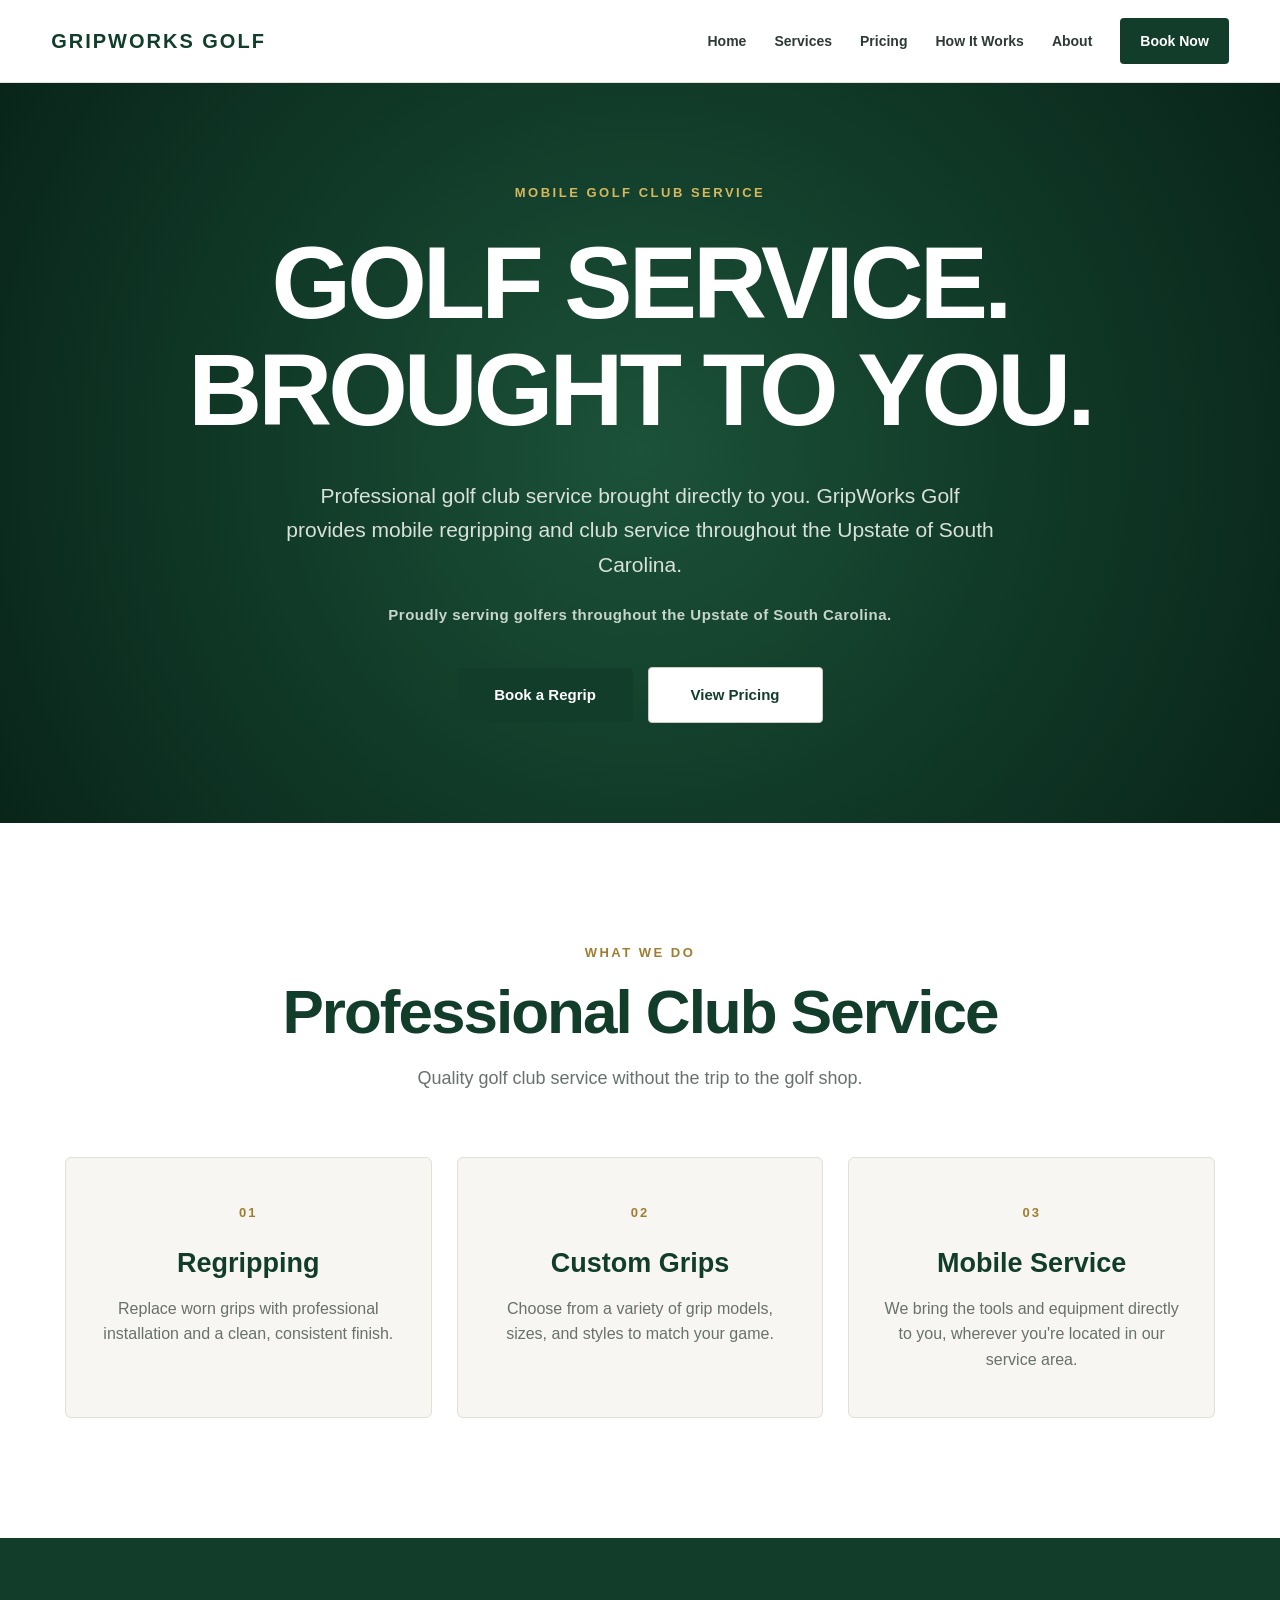
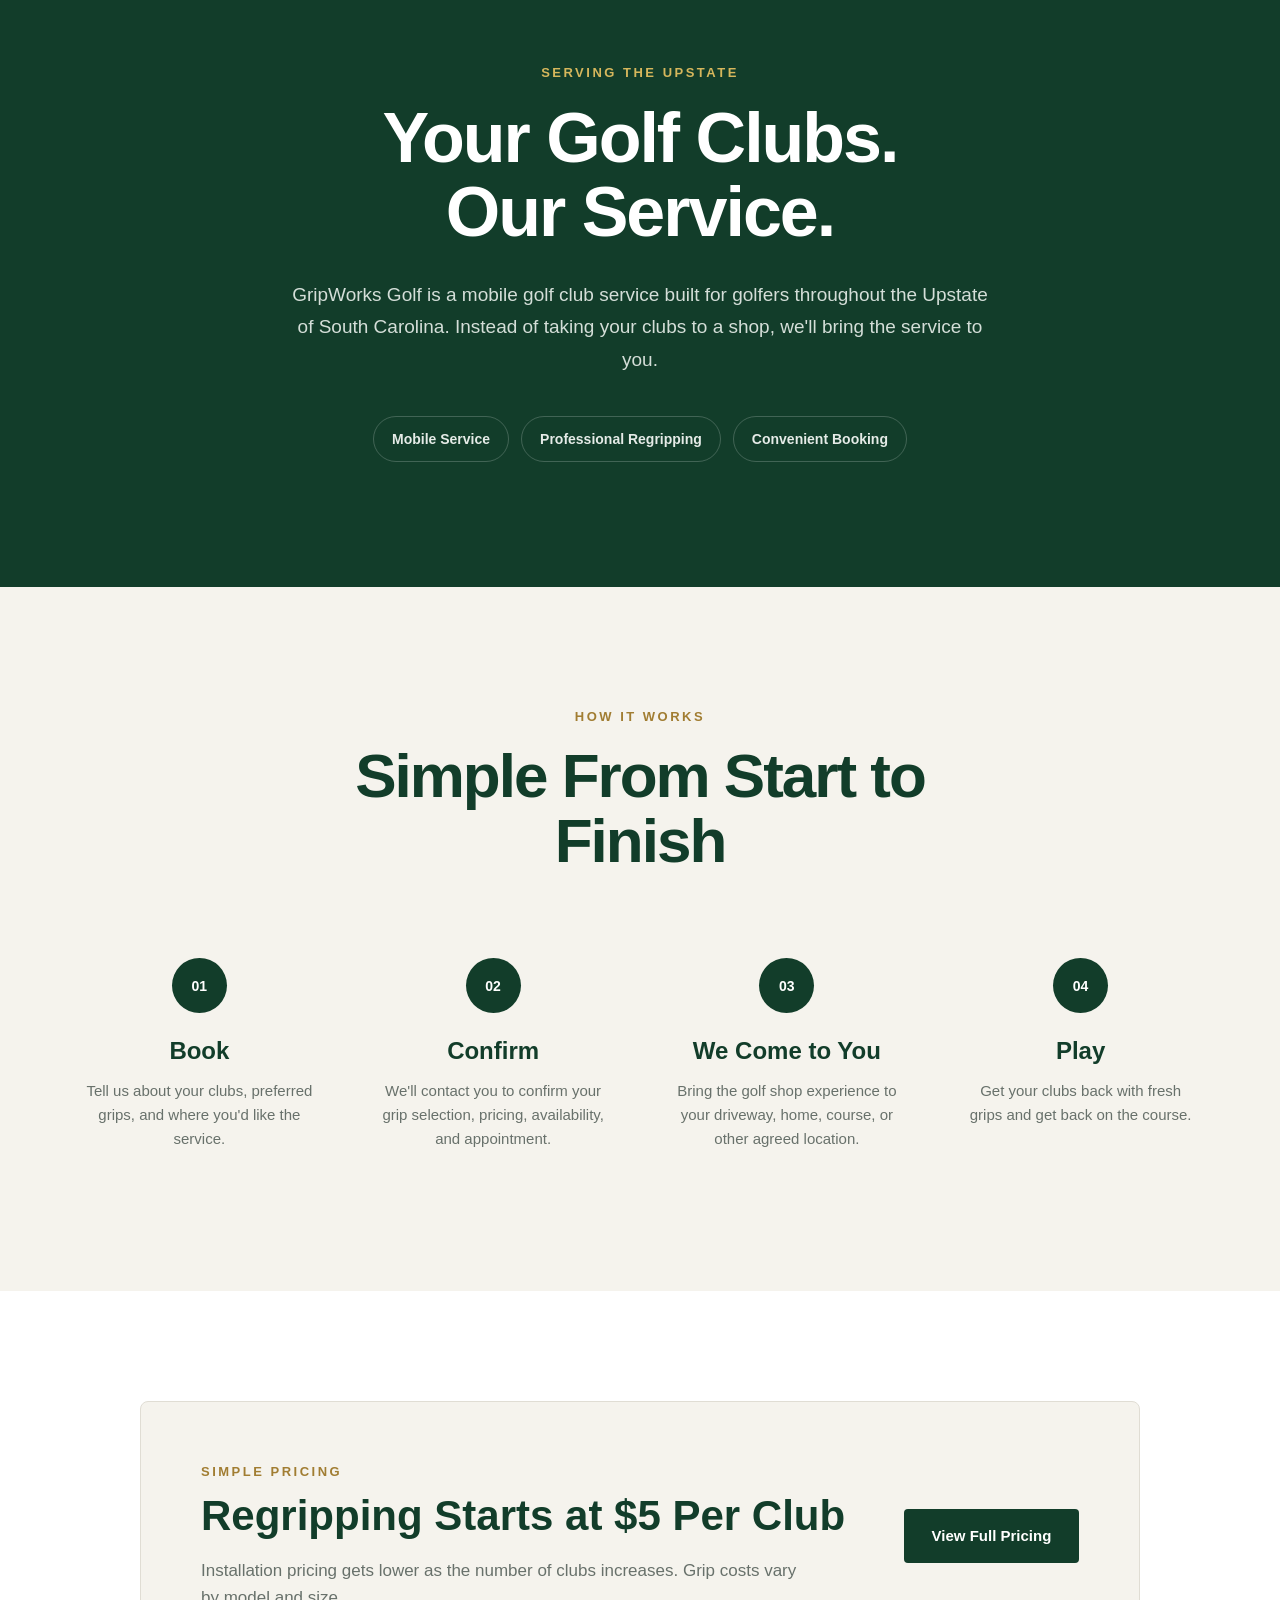
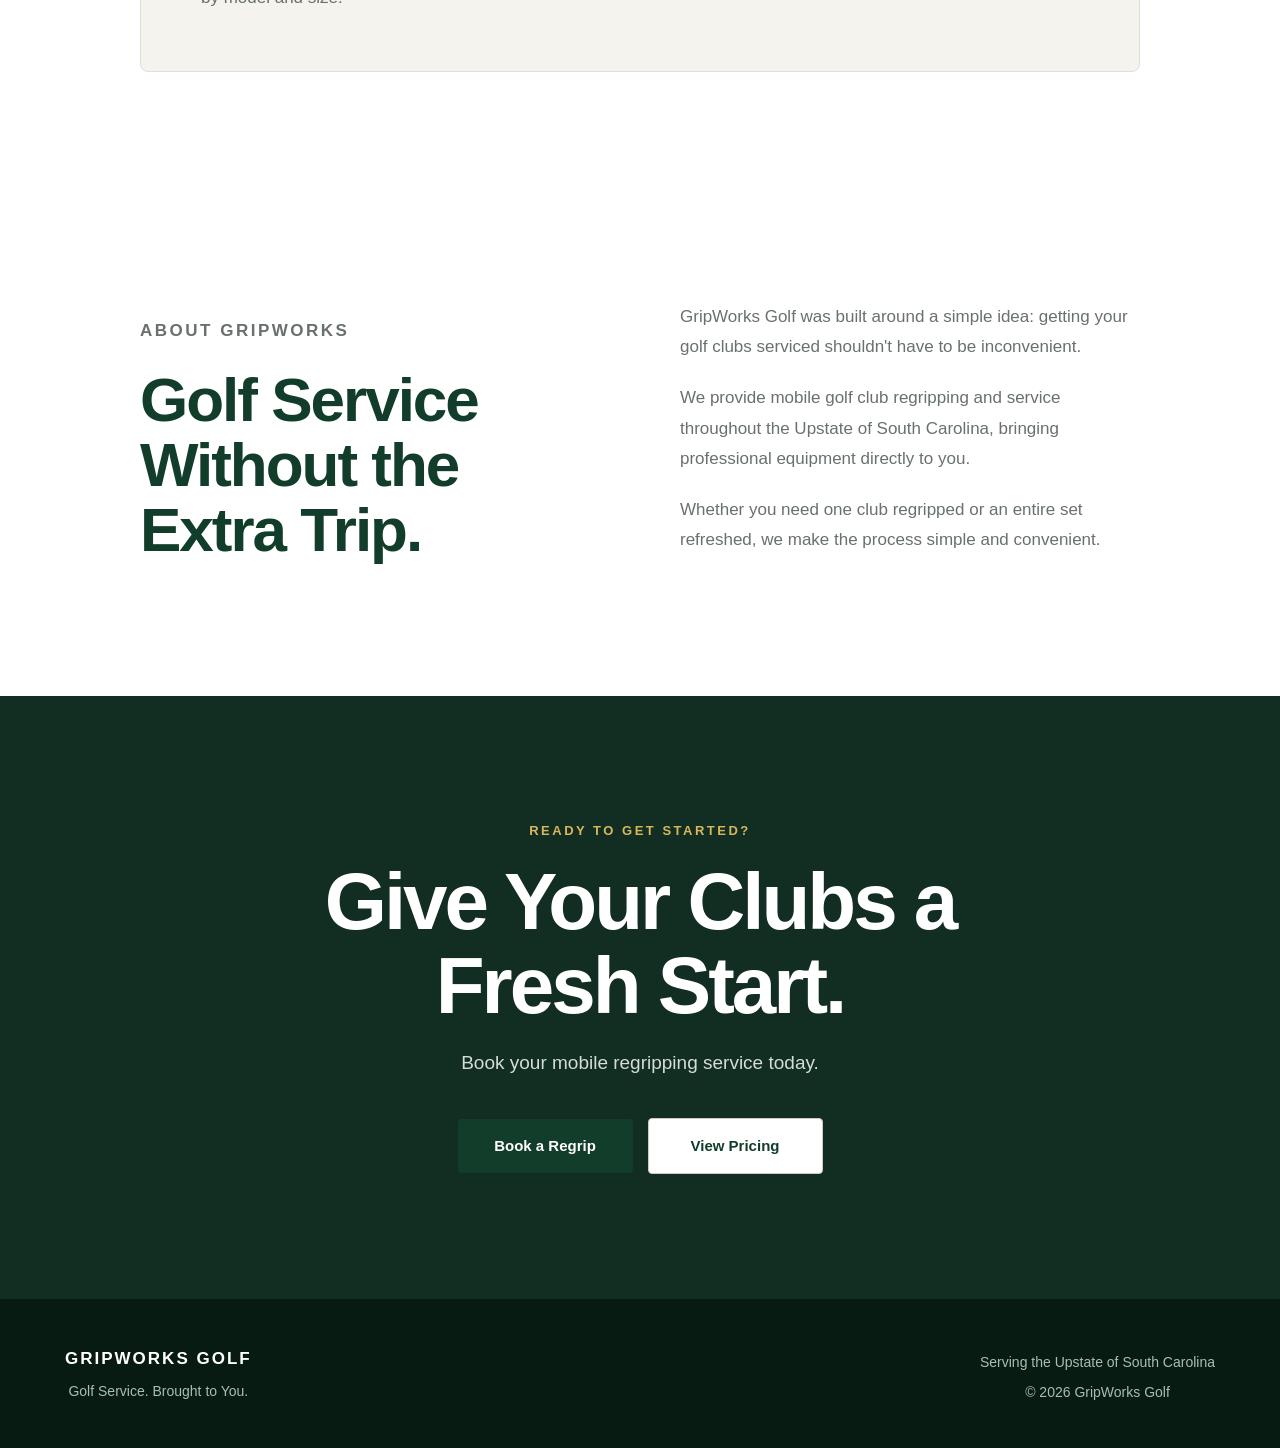
<file: index.html>
<!DOCTYPE html>
<html lang="en">

<head>

    <!-- Google tag (gtag.js) -->
<script async src="https://www.googletagmanager.com/gtag/js?id=G-JVCJ8J1XW5"></script>
<script>
  window.dataLayer = window.dataLayer || [];
  function gtag(){dataLayer.push(arguments);}
  gtag('js', new Date());

  gtag('config', 'G-JVCJ8J1XW5');
</script>

    <meta charset="UTF-8">
    <meta
        name="viewport"
        content="width=device-width, initial-scale=1.0"
    >

    <title>GripWorks Golf | Mobile Golf Club Service</title>

    <link rel="stylesheet" href="style.css">

</head>


<body>


<!-- =========================================
     HEADER
========================================= -->

<header class="site-header">

    <div class="header-container">

        <a href="index.html" class="logo">
            GRIPWORKS GOLF
        </a>


        <nav class="nav">

            <a href="index.html">
                Home
            </a>

            <a href="#services">
                Services
            </a>

            <a href="pricing.html">
                Pricing
            </a>

            <a href="#how-it-works">
                How It Works
            </a>

            <a href="#about">
                About
            </a>

            <a
                href="booking.html"
                class="nav-button"
            >
                Book Now
            </a>

        </nav>

    </div>

</header>



<main>


<!-- =========================================
     HERO
========================================= -->

<section class="hero">

    <div class="hero-container">

        <p class="eyebrow">
            MOBILE GOLF CLUB SERVICE
        </p>


        <h1>
            GOLF SERVICE.
            <br>
            BROUGHT TO YOU.
        </h1>


        <p class="hero-description">

            Professional golf club service brought
            directly to you.

            GripWorks Golf provides mobile regripping
            and club service throughout the Upstate
            of South Carolina.

        </p>


        <p class="service-area">

            Proudly serving golfers throughout
            the Upstate of South Carolina.

        </p>


        <div class="hero-buttons">

            <a
                href="booking.html"
                class="button button-primary"
            >
                Book a Regrip
            </a>


            <a
                href="pricing.html"
                class="button button-secondary"
            >
                View Pricing
            </a>

        </div>

    </div>

</section>



<!-- =========================================
     SERVICES
========================================= -->

<section
    class="services-section"
    id="services"
>

    <div class="section-container">

        <div class="section-heading">

            <p class="eyebrow">
                WHAT WE DO
            </p>

            <h2>
                Professional Club Service
            </h2>

            <p>
                Quality golf club service without
                the trip to the golf shop.
            </p>

        </div>


        <div class="services-grid">


            <!-- SERVICE 1 -->

            <div class="service-card">

                <span class="service-number">
                    01
                </span>

                <h3>
                    Regripping
                </h3>

                <p>
                    Replace worn grips with professional
                    installation and a clean, consistent finish.
                </p>

            </div>


            <!-- SERVICE 2 -->

            <div class="service-card">

                <span class="service-number">
                    02
                </span>

                <h3>
                    Custom Grips
                </h3>

                <p>
                    Choose from a variety of grip models,
                    sizes, and styles to match your game.
                </p>

            </div>


            <!-- SERVICE 3 -->

            <div class="service-card">

                <span class="service-number">
                    03
                </span>

                <h3>
                    Mobile Service
                </h3>

                <p>
                    We bring the tools and equipment directly
                    to you, wherever you're located in our
                    service area.
                </p>

            </div>


        </div>

    </div>

</section>



<!-- =========================================
     UPSTATE SERVICE AREA
========================================= -->

<section class="service-area-section">

    <div class="section-container">

        <div class="service-area-content">

            <p class="eyebrow">
                SERVING THE UPSTATE
            </p>

            <h2>
                Your Golf Clubs.
                <br>
                Our Service.
            </h2>

            <p>
                GripWorks Golf is a mobile golf club service
                built for golfers throughout the Upstate of
                South Carolina.

                Instead of taking your clubs to a shop,
                we'll bring the service to you.
            </p>


            <div class="service-area-list">

                <span>
                    Mobile Service
                </span>

                <span>
                    Professional Regripping
                </span>

                <span>
                    Convenient Booking
                </span>

            </div>

        </div>

    </div>

</section>



<!-- =========================================
     HOW IT WORKS
========================================= -->

<section
    class="how-it-works-section"
    id="how-it-works"
>

    <div class="section-container">

        <div class="section-heading">

            <p class="eyebrow">
                HOW IT WORKS
            </p>

            <h2>
                Simple From Start to Finish
            </h2>

        </div>


        <div class="steps-grid">


            <!-- STEP 1 -->

            <div class="step">

                <span class="step-number">
                    01
                </span>

                <h3>
                    Book
                </h3>

                <p>
                    Tell us about your clubs, preferred
                    grips, and where you'd like the service.
                </p>

            </div>


            <!-- STEP 2 -->

            <div class="step">

                <span class="step-number">
                    02
                </span>

                <h3>
                    Confirm
                </h3>

                <p>
                    We'll contact you to confirm your grip
                    selection, pricing, availability, and
                    appointment.
                </p>

            </div>


            <!-- STEP 3 -->

            <div class="step">

                <span class="step-number">
                    03
                </span>

                <h3>
                    We Come to You
                </h3>

                <p>
                    Bring the golf shop experience to your
                    driveway, home, course, or other agreed
                    location.
                </p>

            </div>


            <!-- STEP 4 -->

            <div class="step">

                <span class="step-number">
                    04
                </span>

                <h3>
                    Play
                </h3>

                <p>
                    Get your clubs back with fresh grips
                    and get back on the course.
                </p>

            </div>


        </div>

    </div>

</section>



<!-- =========================================
     PRICING PREVIEW
========================================= -->

<section class="pricing-preview-section">

    <div class="section-container">

        <div class="pricing-preview">

            <div>

                <p class="eyebrow">
                    SIMPLE PRICING
                </p>

                <h2>
                    Regripping Starts at $5 Per Club
                </h2>

                <p>
                    Installation pricing gets lower as
                    the number of clubs increases.
                    Grip costs vary by model and size.
                </p>

            </div>


            <a
                href="pricing.html"
                class="button button-primary"
            >
                View Full Pricing
            </a>

        </div>

    </div>

</section>



<!-- =========================================
     ABOUT
========================================= -->

<section
    class="about-section"
    id="about"
>

    <div class="section-container">

        <div class="about-content">

            <div>

                <p class="eyebrow">
                    ABOUT GRIPWORKS
                </p>

                <h2>
                    Golf Service Without
                    the Extra Trip.
                </h2>

            </div>


            <div>

                <p>
                    GripWorks Golf was built around a simple
                    idea: getting your golf clubs serviced
                    shouldn't have to be inconvenient.
                </p>

                <p>
                    We provide mobile golf club regripping
                    and service throughout the Upstate of
                    South Carolina, bringing professional
                    equipment directly to you.
                </p>

                <p>
                    Whether you need one club regripped or
                    an entire set refreshed, we make the
                    process simple and convenient.
                </p>

            </div>

        </div>

    </div>

</section>



<!-- =========================================
     FINAL CTA
========================================= -->

<section class="cta-section">

    <div class="cta-container">

        <p class="eyebrow">
            READY TO GET STARTED?
        </p>

        <h2>
            Give Your Clubs
            a Fresh Start.
        </h2>

        <p>
            Book your mobile regripping service today.
        </p>


        <div class="hero-buttons">

            <a
                href="booking.html"
                class="button button-primary"
            >
                Book a Regrip
            </a>


            <a
                href="pricing.html"
                class="button button-secondary"
            >
                View Pricing
            </a>

        </div>

    </div>

</section>


</main>



<!-- =========================================
     FOOTER
========================================= -->

<footer class="site-footer">

    <div class="footer-container">


        <div>

            <strong>
                GRIPWORKS GOLF
            </strong>

            <p>
                Golf Service. Brought to You.
            </p>

        </div>


        <div>

            <p>
                Serving the Upstate of South Carolina
            </p>

            <p>
                © 2026 GripWorks Golf
            </p>

        </div>


    </div>

</footer>


</body>

</html>
</file>
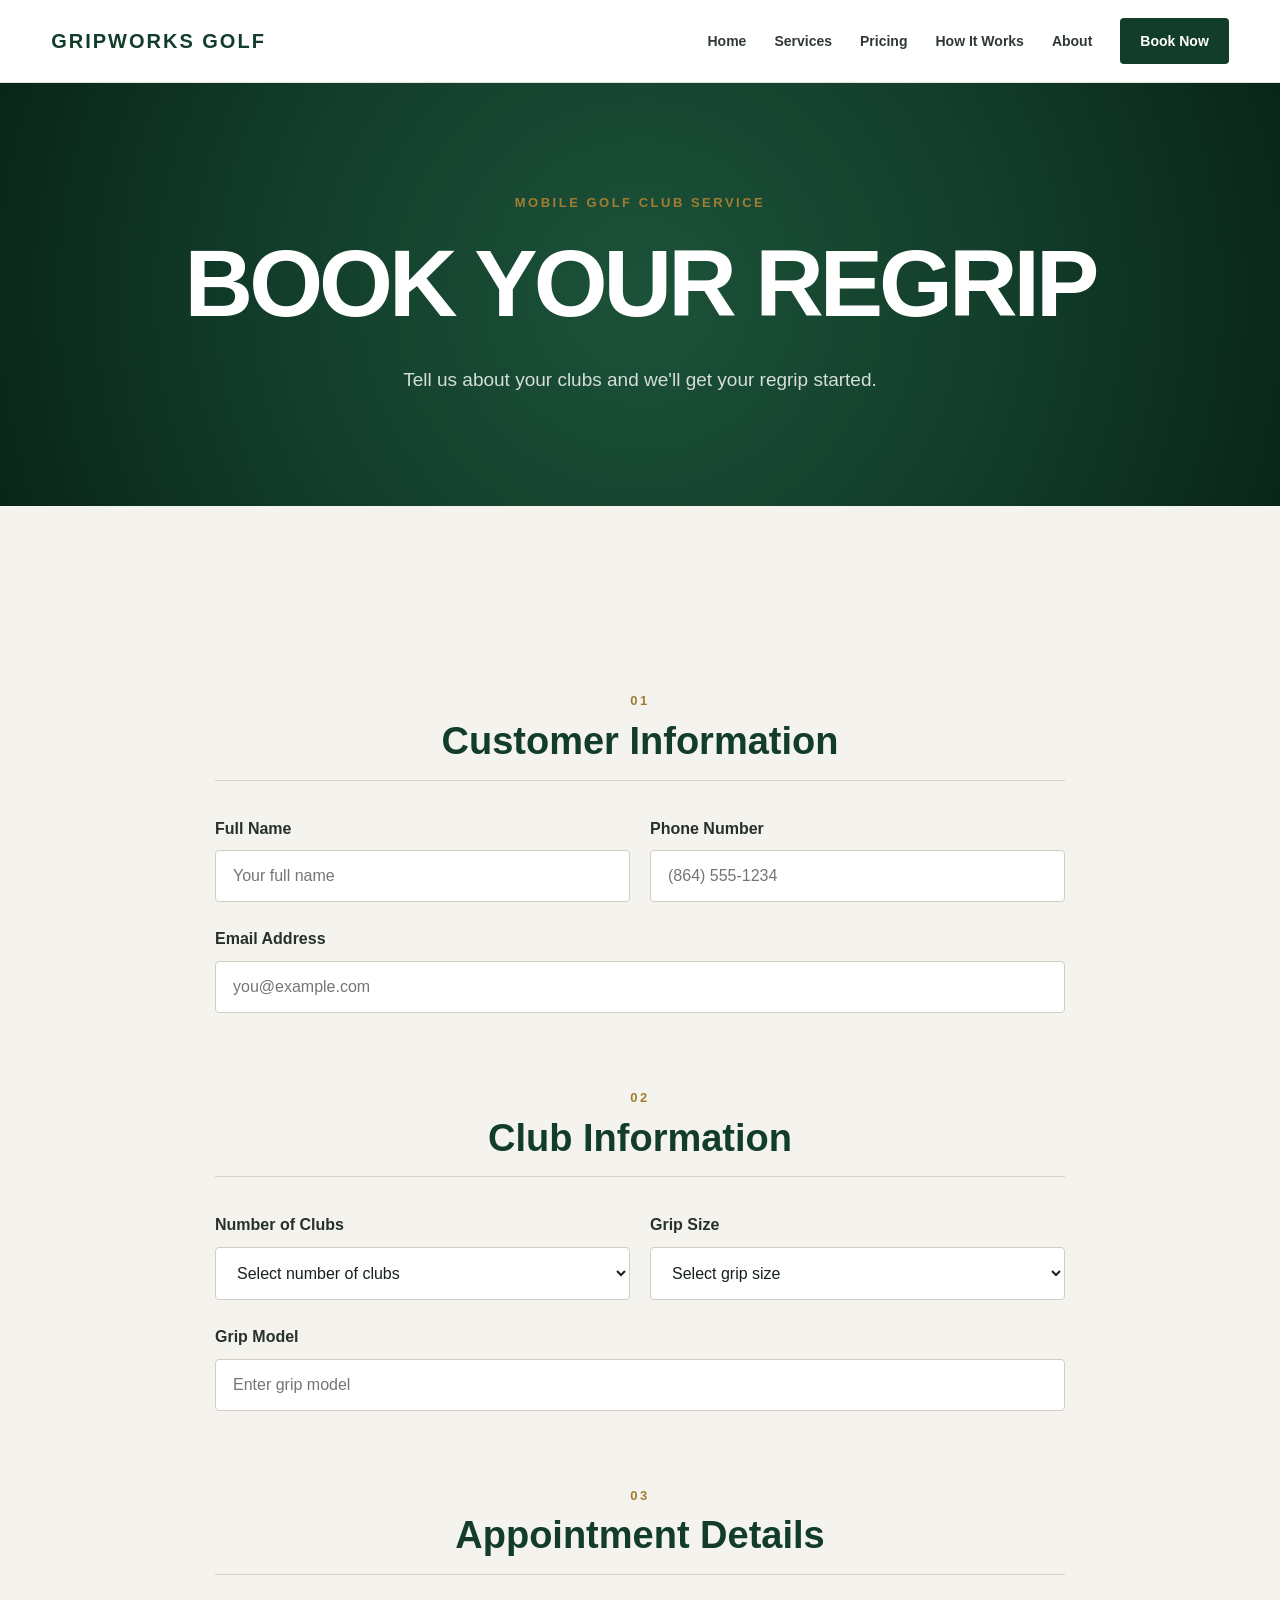
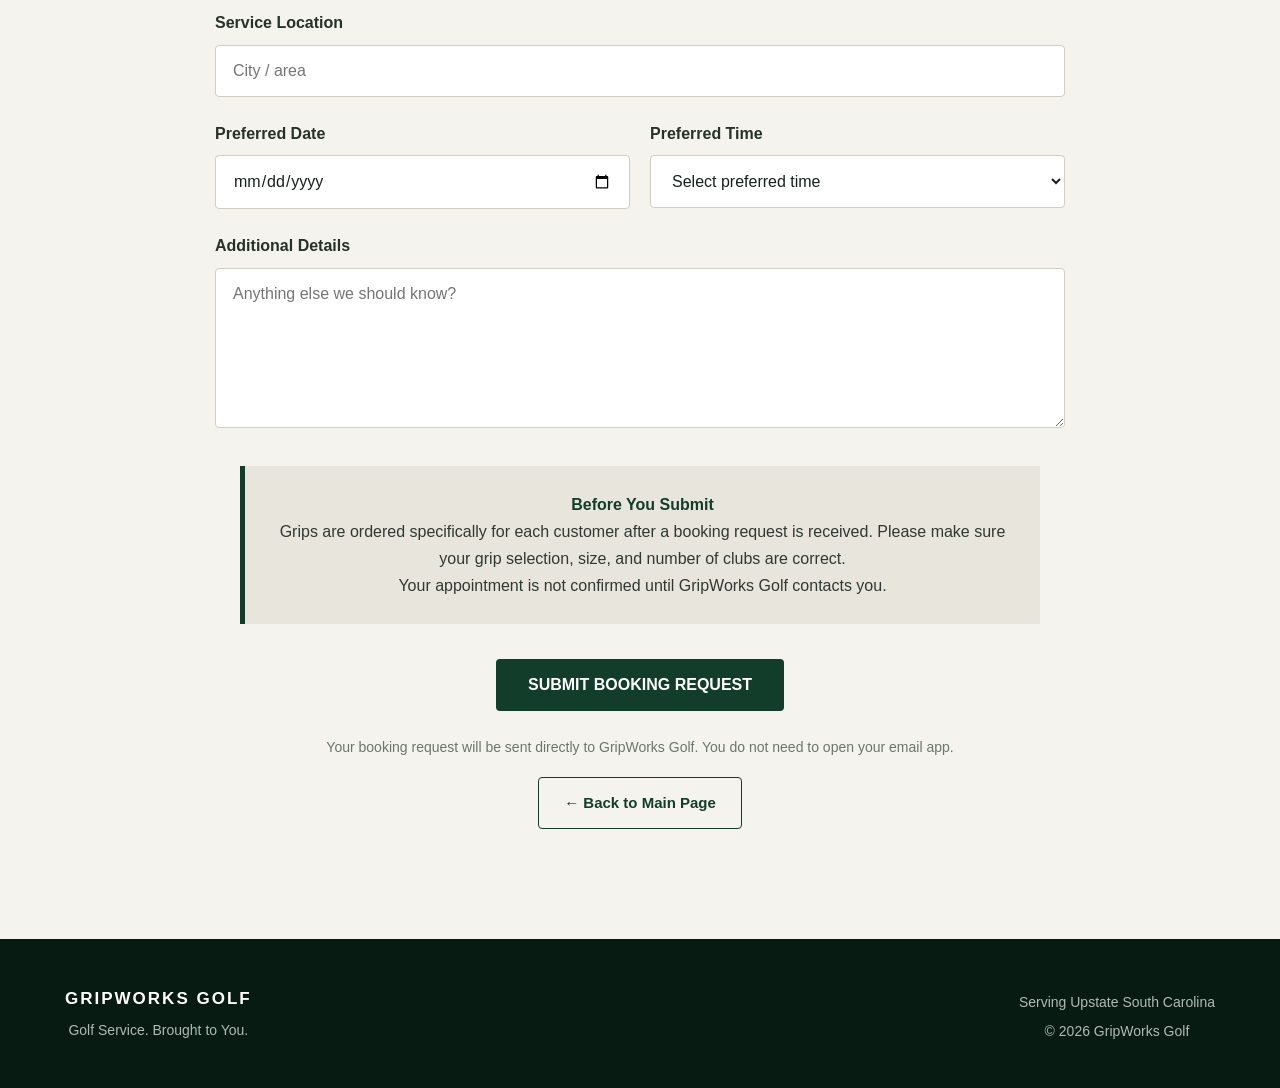
<file: booking.html>
<!DOCTYPE html>
<html lang="en">
<head>
    <meta charset="UTF-8">
    <meta name="viewport" content="width=device-width, initial-scale=1.0">

    <title>Book a Regrip | GripWorks Golf</title>

    <link rel="stylesheet" href="style.css">

    <!-- Google Analytics -->
    <script async src="https://www.googletagmanager.com/gtag/js?id=G-JVCJ8J1XW5"></script>
    <script>
        window.dataLayer = window.dataLayer || [];
        function gtag(){dataLayer.push(arguments);}
        gtag('js', new Date());

        gtag('config', 'G-JVCJ8J1XW5');
    </script>
</head>

<body>

<header class="site-header">
    <div class="header-container">

        <a href="index.html" class="logo">
            GRIPWORKS GOLF
        </a>

        <nav class="nav">
            <a href="index.html">Home</a>
            <a href="index.html#services">Services</a>
            <a href="pricing.html">Pricing</a>
            <a href="index.html#how-it-works">How It Works</a>
            <a href="index.html#about">About</a>
            <a href="booking.html" class="nav-button">Book Now</a>
        </nav>

    </div>
</header>


<main>

    <!-- BOOKING HERO -->
    <section class="booking-page-hero">

        <div class="booking-page-container">

            <p class="eyebrow">
                MOBILE GOLF CLUB SERVICE
            </p>

            <h1>
                BOOK YOUR REGRIP
            </h1>

            <p>
                Tell us about your clubs and we'll get your regrip started.
            </p>

        </div>

    </section>


    <!-- BOOKING FORM -->
    <section class="booking-page-section">

        <div class="booking-page-container">

            <form
                class="booking-form"
                id="bookingForm"
                method="POST"
            >

                <!-- Web3Forms -->
                <input
                    type="hidden"
                    name="access_key"
                    value="f2f1985f-ee79-4e83-8049-58566027cfee"
                >

                <input
                    type="hidden"
                    name="subject"
                    value="New GripWorks Golf Booking Request"
                >

                <!-- Spam protection -->
                <input
                    type="checkbox"
                    name="botcheck"
                    style="display:none;"
                    tabindex="-1"
                    autocomplete="off"
                >


                <!-- CUSTOMER INFORMATION -->

                <div class="booking-form-heading">

                    <p class="eyebrow">
                        01
                    </p>

                    <h2>
                        Customer Information
                    </h2>

                </div>


                <div class="form-row">

                    <div class="form-group">

                        <label for="name">
                            Full Name
                        </label>

                        <input
                            type="text"
                            id="name"
                            name="Full Name"
                            placeholder="Your full name"
                            required
                        >

                    </div>


                    <div class="form-group">

                        <label for="phone">
                            Phone Number
                        </label>

                        <input
                            type="tel"
                            id="phone"
                            name="Phone Number"
                            placeholder="(864) 555-1234"
                            required
                        >

                    </div>

                </div>


                <div class="form-group">

                    <label for="email">
                        Email Address
                    </label>

                    <input
                        type="email"
                        id="email"
                        name="Email Address"
                        placeholder="you@example.com"
                        required
                    >

                </div>


                <!-- CLUB INFORMATION -->

                <div class="booking-form-heading">

                    <p class="eyebrow">
                        02
                    </p>

                    <h2>
                        Club Information
                    </h2>

                </div>


                <div class="form-row">

                    <div class="form-group">

                        <label for="clubs">
                            Number of Clubs
                        </label>

                        <select
                            id="clubs"
                            name="Number of Clubs"
                            required
                        >

                            <option value="">
                                Select number of clubs
                            </option>

                            <option value="1">
                                1 Club
                            </option>

                            <option value="2-4">
                                2-4 Clubs
                            </option>

                            <option value="5-9">
                                5-9 Clubs
                            </option>

                            <option value="10-13">
                                10-13 Clubs
                            </option>

                            <option value="14">
                                Full Set - 14 Clubs
                            </option>

                        </select>

                    </div>


                    <div class="form-group">

                        <label for="grip-size">
                            Grip Size
                        </label>

                        <select
                            id="grip-size"
                            name="Grip Size"
                            required
                        >

                            <option value="">
                                Select grip size
                            </option>

                            <option value="Undersize">
                                Undersize
                            </option>

                            <option value="Standard">
                                Standard
                            </option>

                            <option value="Midsize">
                                Midsize
                            </option>

                            <option value="Jumbo">
                                Jumbo
                            </option>

                            <option value="Not Sure">
                                Not Sure
                            </option>

                        </select>

                    </div>

                </div>


                <div class="form-group">

                    <label for="grip">
                        Grip Model
                    </label>

                    <input
                        type="text"
                        id="grip"
                        name="Grip Model"
                        placeholder="Enter grip model"
                        required
                    >

                </div>


                <!-- APPOINTMENT DETAILS -->

                <div class="booking-form-heading">

                    <p class="eyebrow">
                        03
                    </p>

                    <h2>
                        Appointment Details
                    </h2>

                </div>


                <div class="form-group">

                    <label for="location">
                        Service Location
                    </label>

                    <input
                        type="text"
                        id="location"
                        name="Service Location"
                        placeholder="City / area"
                        required
                    >

                </div>


                <div class="form-row">

                    <div class="form-group">

                        <label for="date">
                            Preferred Date
                        </label>

                        <input
                            type="date"
                            id="date"
                            name="Preferred Date"
                            required
                        >

                    </div>


                    <div class="form-group">

                        <label for="time">
                            Preferred Time
                        </label>

                        <select
                            id="time"
                            name="Preferred Time"
                            required
                        >

                            <option value="">
                                Select preferred time
                            </option>

                            <option value="Morning">
                                Morning
                            </option>

                            <option value="Afternoon">
                                Afternoon
                            </option>

                            <option value="Evening">
                                Evening
                            </option>

                        </select>

                    </div>

                </div>


                <div class="form-group">

                    <label for="details">
                        Additional Details
                    </label>

                    <textarea
                        id="details"
                        name="Additional Details"
                        rows="5"
                        placeholder="Anything else we should know?"
                    ></textarea>

                </div>


                <!-- NOTICE -->

                <div class="booking-order-notice">

                    <strong>
                        Before You Submit
                    </strong>

                    <p>
                        Grips are ordered specifically for each customer
                        after a booking request is received. Please make
                        sure your grip selection, size, and number of clubs
                        are correct.
                    </p>

                    <p>
                        Your appointment is not confirmed until GripWorks
                        Golf contacts you.
                    </p>

                </div>


                <!-- SUBMIT -->

                <button
                    type="submit"
                    class="booking-submit"
                    id="submitButton"
                >
                    SUBMIT BOOKING REQUEST
                </button>


                <div
                    id="formResult"
                    style="display:none; margin-top:20px;"
                ></div>


                <p class="booking-note">
                    Your booking request will be sent directly to
                    GripWorks Golf. You do not need to open your email app.
                </p>


                <a
                    href="index.html"
                    class="back-home-button"
                >
                    ← Back to Main Page
                </a>

            </form>

        </div>

    </section>

</main>


<!-- FOOTER -->

<footer class="site-footer">

    <div class="footer-container">

        <div>

            <strong>
                GRIPWORKS GOLF
            </strong>

            <p>
                Golf Service. Brought to You.
            </p>

        </div>


        <div>

            <p>
                Serving Upstate South Carolina
            </p>

            <p>
                © 2026 GripWorks Golf
            </p>

        </div>

    </div>

</footer>


<!-- FORM SUBMISSION -->

<script>

const form = document.getElementById("bookingForm");
const result = document.getElementById("formResult");
const submitButton = document.getElementById("submitButton");

form.addEventListener("submit", async function(event) {

    event.preventDefault();

    submitButton.disabled = true;
    submitButton.textContent = "SENDING...";

    result.style.display = "block";
    result.textContent = "Submitting your booking request...";

    const formData = new FormData(form);

    try {

        const response = await fetch(
            "https://api.web3forms.com/submit",
            {
                method: "POST",
                headers: {
                    "Accept": "application/json"
                },
                body: formData
            }
        );

        const data = await response.json();

        if (response.ok && data.success) {

            form.reset();

            result.textContent =
                "Booking request sent successfully. GripWorks Golf will contact you to confirm your appointment.";

            submitButton.textContent = "REQUEST SENT";

            if (typeof gtag === "function") {
                gtag(
                    "event",
                    "booking_request_submitted"
                );
            }

        } else {

            result.textContent =
                "Something went wrong while sending your request. Please try again.";

            submitButton.disabled = false;
            submitButton.textContent =
                "SUBMIT BOOKING REQUEST";

        }

    } catch (error) {

        console.error(error);

        result.textContent =
            "Unable to send your request right now. Please check your connection and try again.";

        submitButton.disabled = false;
        submitButton.textContent =
            "SUBMIT BOOKING REQUEST";

    }

});

</script>

</body>
</html>
</file>
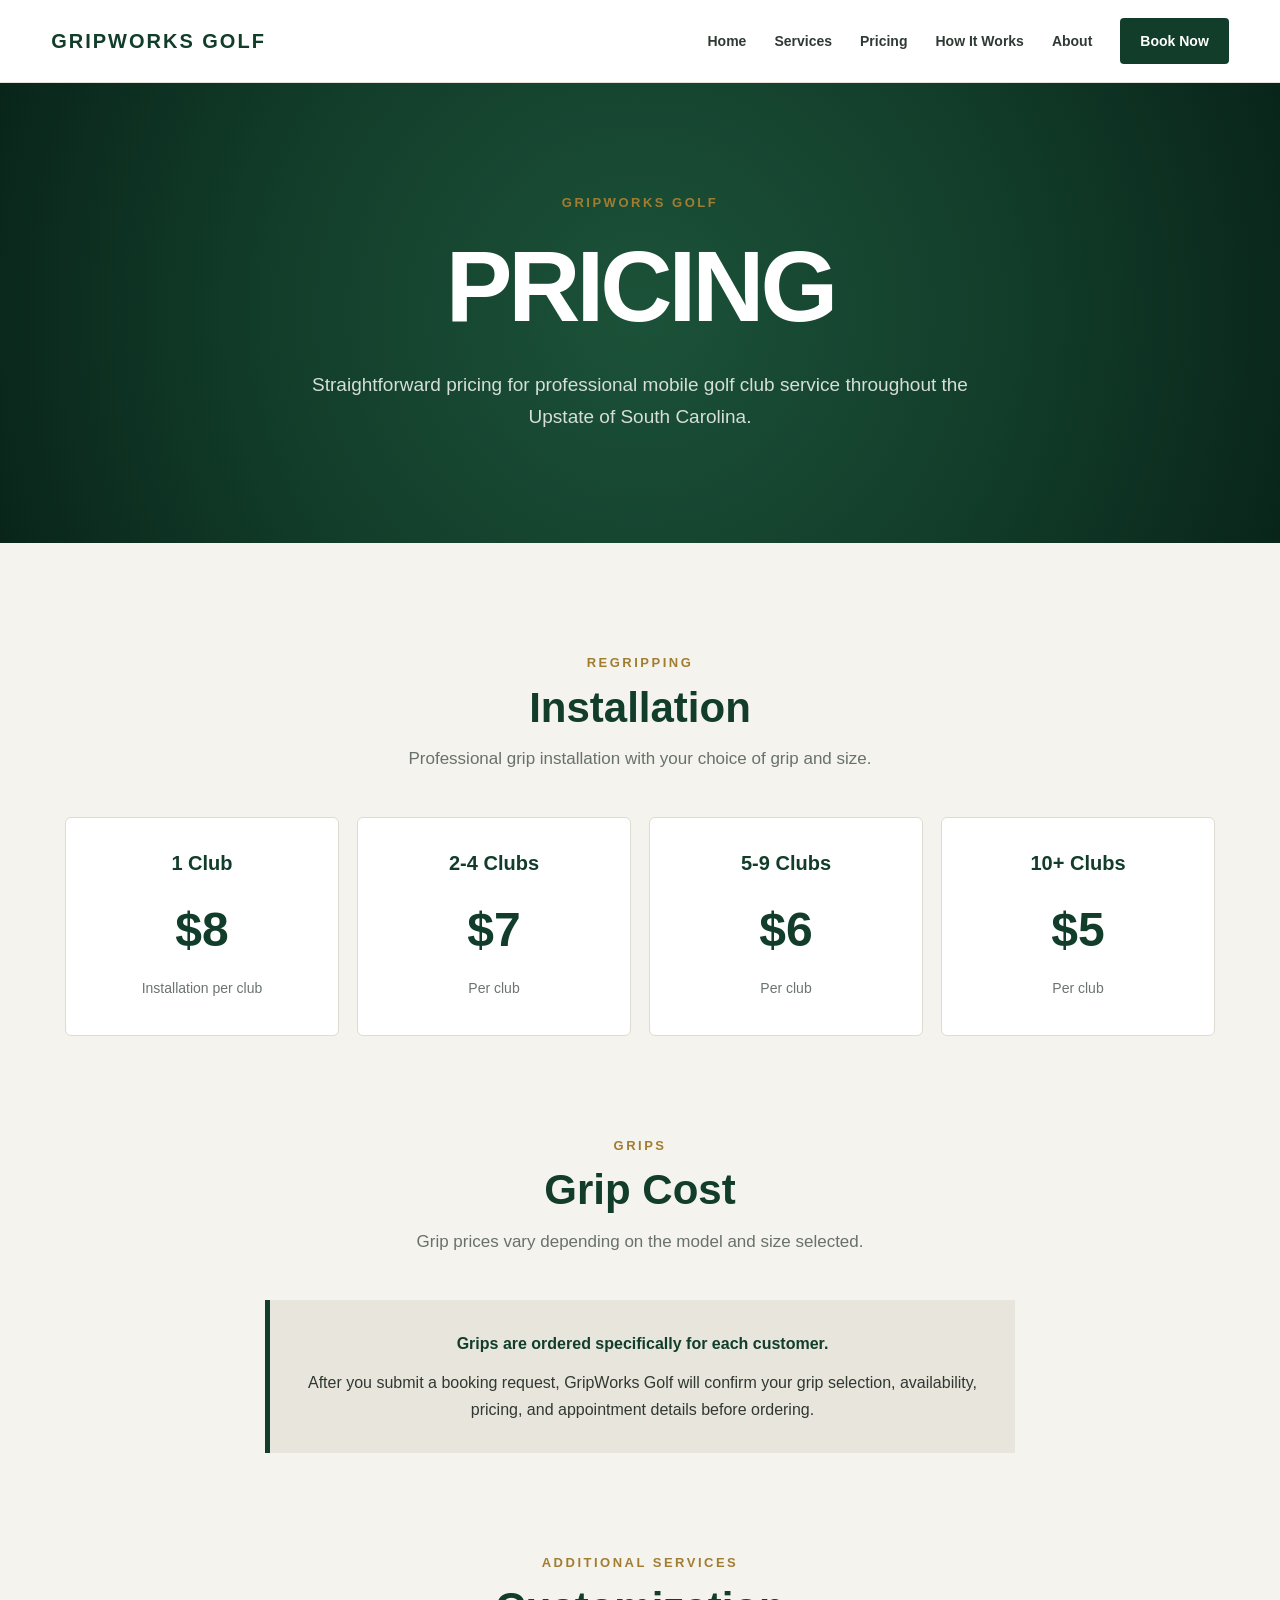
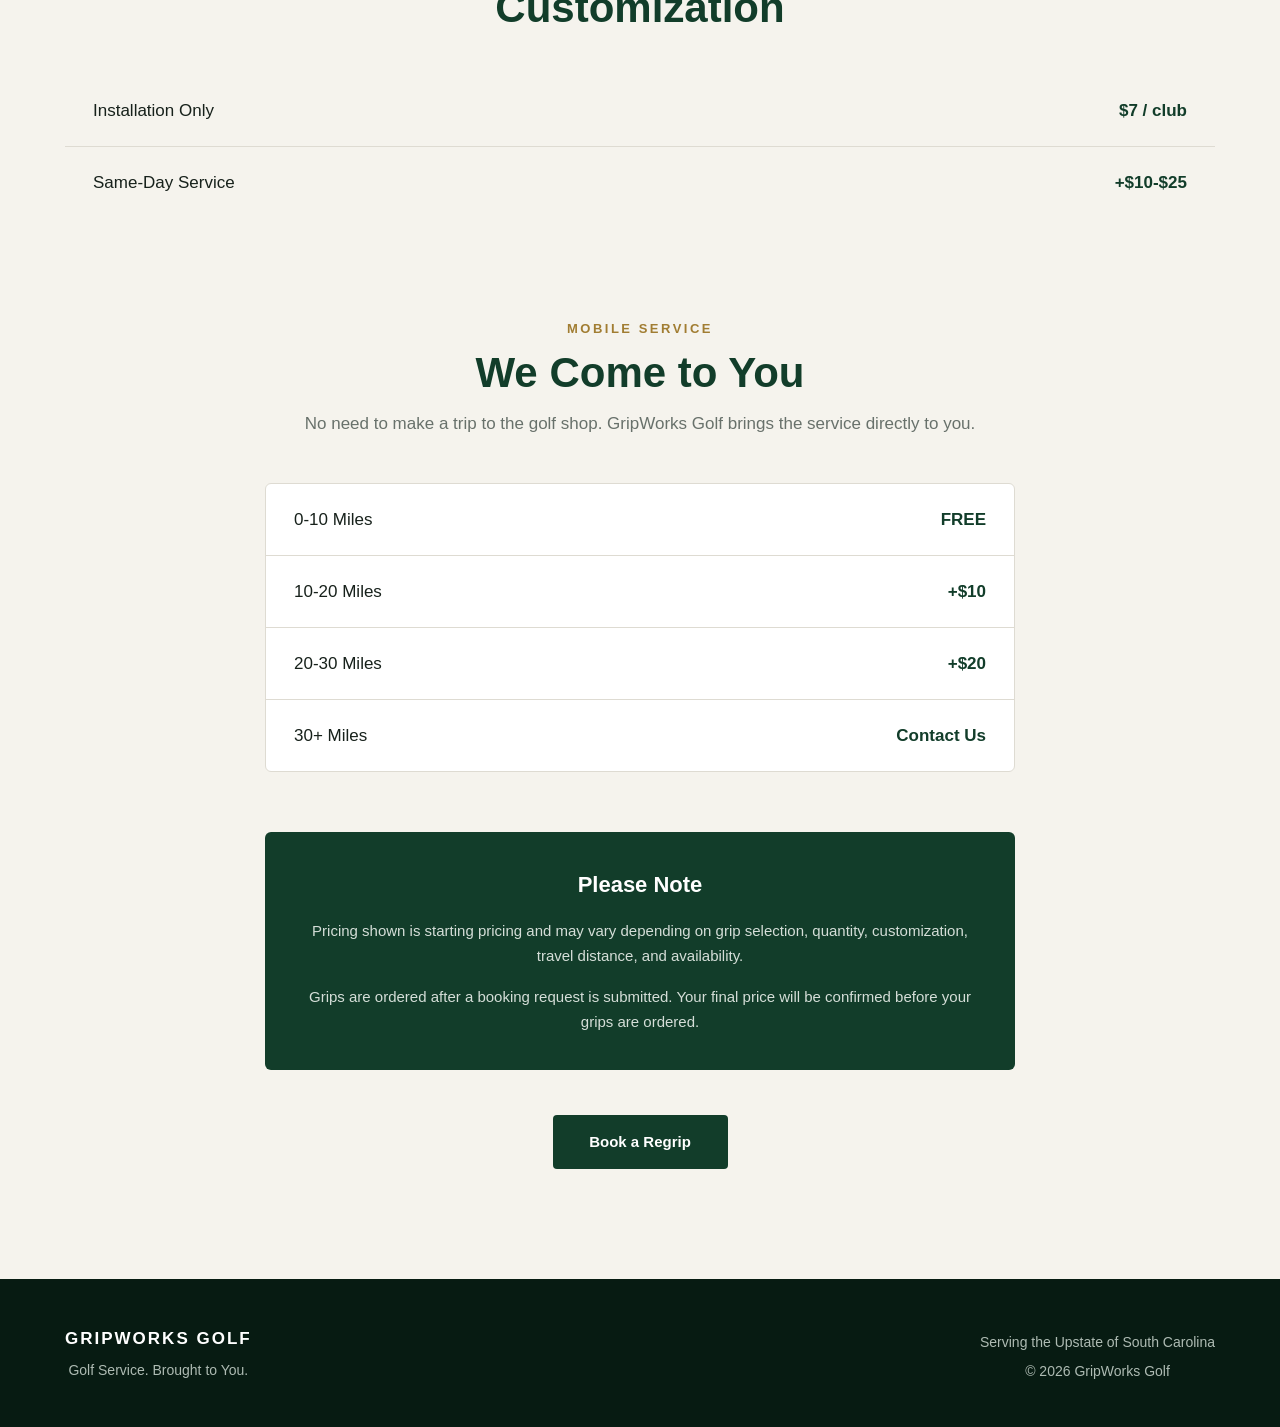
<file: pricing.html>
<!DOCTYPE html>
<html lang="en">

<head>

    <!-- Google tag (gtag.js) -->
<script async src="https://www.googletagmanager.com/gtag/js?id=G-JVCJ8J1XW5"></script>
<script>
  window.dataLayer = window.dataLayer || [];
  function gtag(){dataLayer.push(arguments);}
  gtag('js', new Date());

  gtag('config', 'G-JVCJ8J1XW5');
</script>
    
    <meta charset="UTF-8">
    <meta name="viewport" content="width=device-width, initial-scale=1.0">

    <title>Pricing | GripWorks Golf</title>

    <link rel="stylesheet" href="style.css">
</head>

<body>

<header class="site-header">

    <div class="header-container">

        <a href="index.html" class="logo">
            GRIPWORKS GOLF
        </a>

        <nav class="nav">

            <a href="index.html">
                Home
            </a>

            <a href="index.html#services">
                Services
            </a>

            <a href="pricing.html">
                Pricing
            </a>

            <a href="index.html#how-it-works">
                How It Works
            </a>

            <a href="index.html#about">
                About
            </a>

            <a href="booking.html" class="nav-button">
                Book Now
            </a>

        </nav>

    </div>

</header>


<main>

    <!-- PRICING HERO -->

    <section class="pricing-page-hero">

        <div class="pricing-page-container">

            <p class="eyebrow">
                GRIPWORKS GOLF
            </p>

            <h1>
                PRICING
            </h1>

            <p>
                Straightforward pricing for professional mobile
                golf club service throughout the Upstate of South Carolina.
            </p>

        </div>

    </section>


    <!-- REGRIP PRICING -->

    <section class="pricing-page-section">

        <div class="pricing-page-container">

            <div class="pricing-heading">

                <p class="eyebrow">
                    REGRIPPING
                </p>

                <h2>
                    Installation
                </h2>

                <p>
                    Professional grip installation with your choice
                    of grip and size.
                </p>

            </div>


            <div class="pricing-grid">


                <div class="price-card">

                    <h3>
                        1 Club
                    </h3>

                    <div class="price">
                        $8
                    </div>

                    <p>
                        Installation per club
                    </p>

                </div>


                <div class="price-card">

                    <h3>
                        2-4 Clubs
                    </h3>

                    <div class="price">
                        $7
                    </div>

                    <p>
                        Per club
                    </p>

                </div>


                <div class="price-card">

                    <h3>
                        5-9 Clubs
                    </h3>

                    <div class="price">
                        $6
                    </div>

                    <p>
                        Per club
                    </p>

                </div>


                <div class="price-card">

                    <h3>
                        10+ Clubs
                    </h3>

                    <div class="price">
                        $5
                    </div>

                    <p>
                        Per club
                    </p>

                </div>

            </div>


            <!-- GRIP PRICING -->

            <div class="pricing-heading pricing-heading-space">

                <p class="eyebrow">
                    GRIPS
                </p>

                <h2>
                    Grip Cost
                </h2>

                <p>
                    Grip prices vary depending on the model and size
                    selected.
                </p>

            </div>


            <div class="pricing-info">

                <p>
                    <strong>Grips are ordered specifically for each customer.</strong>
                </p>

                <p>
                    After you submit a booking request, GripWorks Golf
                    will confirm your grip selection, availability,
                    pricing, and appointment details before ordering.
                </p>

            </div>


            <!-- ADDITIONAL SERVICES -->

            <div class="pricing-heading pricing-heading-space">

                <p class="eyebrow">
                    ADDITIONAL SERVICES
                </p>

                <h2>
                    Customization
                </h2>

            </div>


                <div class="additional-price-row">

                    <span>
                        Installation Only
                    </span>

                    <strong>
                        $7 / club
                    </strong>

                </div>


                <div class="additional-price-row">

                    <span>
                        Same-Day Service
                    </span>

                    <strong>
                        +$10-$25
                    </strong>

                </div>

            </div>


            <!-- MOBILE SERVICE -->

            <div class="pricing-heading pricing-heading-space">

                <p class="eyebrow">
                    MOBILE SERVICE
                </p>

                <h2>
                    We Come to You
                </h2>

                <p>
                    No need to make a trip to the golf shop.
                    GripWorks Golf brings the service directly to you.
                </p>

            </div>


            <div class="travel-pricing">

                <div class="travel-row">

                    <span>
                        0-10 Miles
                    </span>

                    <strong>
                        FREE
                    </strong>

                </div>


                <div class="travel-row">

                    <span>
                        10-20 Miles
                    </span>

                    <strong>
                        +$10
                    </strong>

                </div>


                <div class="travel-row">

                    <span>
                        20-30 Miles
                    </span>

                    <strong>
                        +$20
                    </strong>

                </div>


                <div class="travel-row">

                    <span>
                        30+ Miles
                    </span>

                    <strong>
                        Contact Us
                    </strong>

                </div>

            </div>


            <!-- IMPORTANT NOTE -->

            <div class="pricing-note">

                <strong>
                    Please Note
                </strong>

                <p>
                    Pricing shown is starting pricing and may vary
                    depending on grip selection, quantity, customization,
                    travel distance, and availability.
                </p>

                <p>
                    Grips are ordered after a booking request is submitted.
                    Your final price will be confirmed before your grips
                    are ordered.
                </p>

            </div>


            <!-- BOOK BUTTON -->

            <div class="pricing-button-container">

                <a
                    href="booking.html"
                    class="button button-primary"
                >
                    Book a Regrip
                </a>

            </div>

        </div>

    </section>

</main>


<!-- FOOTER -->

<footer class="site-footer">

    <div class="footer-container">

        <div>

            <strong>
                GRIPWORKS GOLF
            </strong>

            <p>
                Golf Service. Brought to You.
            </p>

        </div>


        <div>

            <p>
                Serving the Upstate of South Carolina
            </p>

            <p>
                © 2026 GripWorks Golf
            </p>

        </div>

    </div>

</footer>

</body>

</html>
</file>
<file: style.css>
/* =========================================
   GLOBAL
========================================= */

* {
    box-sizing: border-box;
    margin: 0;
    padding: 0;
}

html {
    scroll-behavior: smooth;
}

body {
    font-family: Arial, Helvetica, sans-serif;
    background: #f5f3ed;
    color: #17211b;
    line-height: 1.6;
}

a {
    color: inherit;
}

img {
    max-width: 100%;
}

.section-container,
.hero-container,
.cta-container,
.booking-page-container,
.pricing-page-container {
    width: min(1150px, 90%);
    margin: 0 auto;
}


/* =========================================
   HEADER
========================================= */

.site-header {
    position: sticky;
    top: 0;
    z-index: 1000;
    background: rgba(255, 255, 255, 0.96);
    border-bottom: 1px solid #e4e1d8;
    backdrop-filter: blur(12px);
}

.header-container {
    width: min(1250px, 92%);
    min-height: 82px;
    margin: 0 auto;

    display: flex;
    align-items: center;
    justify-content: space-between;
    gap: 35px;
}

.logo {
    text-decoration: none;
    color: #123d2a;
    font-size: 20px;
    font-weight: 900;
    letter-spacing: 2px;
    white-space: nowrap;
}

.nav {
    display: flex;
    align-items: center;
    justify-content: center;
    gap: 28px;
}

.nav a {
    text-decoration: none;
    color: #303a34;
    font-size: 14px;
    font-weight: 700;
    transition: 0.2s ease;
}

.nav a:hover {
    color: #123d2a;
}

.nav-button {
    padding: 12px 20px;
    background: #123d2a;
    color: white !important;
    border-radius: 4px;
}

.nav-button:hover {
    background: #09251a;
}


/* =========================================
   GENERAL TEXT
========================================= */

.eyebrow {
    color: #a17d32;
    font-size: 13px;
    font-weight: 900;
    letter-spacing: 2.5px;
    text-transform: uppercase;
}

h1,
h2,
h3 {
    line-height: 1.05;
}

h2 {
    color: #123d2a;
}


/* =========================================
   BUTTONS
========================================= */

.button {
    display: inline-flex;
    align-items: center;
    justify-content: center;

    min-width: 175px;
    padding: 15px 25px;

    text-decoration: none;
    font-size: 15px;
    font-weight: 800;

    border-radius: 4px;
    transition: 0.2s ease;
}

.button-primary {
    background: #123d2a;
    color: white;
}

.button-primary:hover {
    background: #09251a;
    transform: translateY(-2px);
}

.button-secondary {
    background: white;
    color: #123d2a;
    border: 1px solid #cfcac0;
}

.button-secondary:hover {
    border-color: #123d2a;
    transform: translateY(-2px);
}


/* =========================================
   HERO
========================================= */

.hero {
    min-height: 720px;

    display: flex;
    align-items: center;
    justify-content: center;

    text-align: center;

    background:
        radial-gradient(
            circle at center,
            #1c5239 0%,
            #123d2a 45%,
            #09251a 100%
        );

    color: white;
    padding: 100px 0;
}

.hero-container {
    display: flex;
    flex-direction: column;
    align-items: center;
}

.hero .eyebrow {
    color: #d6b75c;
}

.hero h1 {
    max-width: 1000px;
    margin-top: 25px;

    font-size: clamp(58px, 8vw, 105px);
    font-weight: 900;
    letter-spacing: -4px;
}

.hero-description {
    max-width: 720px;
    margin-top: 35px;

    font-size: 21px;
    line-height: 1.65;

    color: #d9e1dc;
}

.service-area {
    margin-top: 20px;

    font-size: 15px;
    font-weight: 800;
    letter-spacing: 0.5px;

    color: #c8d5cd;
}

.hero-buttons {
    display: flex;
    justify-content: center;
    align-items: center;
    gap: 15px;

    margin-top: 40px;
}


/* =========================================
   SECTION HEADINGS
========================================= */

.section-heading {
    max-width: 750px;
    margin: 0 auto 65px;
    text-align: center;
}

.section-heading h2 {
    margin-top: 15px;
    font-size: clamp(40px, 5vw, 62px);
    font-weight: 900;
    letter-spacing: -2px;
}

.section-heading > p:last-child {
    margin-top: 20px;
    color: #68716b;
    font-size: 18px;
}


/* =========================================
   SERVICES
========================================= */

.services-section {
    padding: 120px 0;
    background: #ffffff;
}

.services-grid {
    display: grid;
    grid-template-columns: repeat(3, 1fr);
    gap: 25px;
}

.service-card {
    padding: 45px 35px;

    text-align: center;

    background: #f7f6f2;
    border: 1px solid #e2dfd6;
    border-radius: 6px;

    transition: 0.25s ease;
}

.service-card:hover {
    transform: translateY(-6px);
    border-color: #b9b3a5;
    box-shadow: 0 15px 40px rgba(0, 0, 0, 0.07);
}

.service-number {
    display: block;

    margin-bottom: 25px;

    color: #a17d32;
    font-size: 13px;
    font-weight: 900;
    letter-spacing: 2px;
}

.service-card h3 {
    color: #123d2a;
    font-size: 27px;
    font-weight: 900;
}

.service-card p {
    margin-top: 18px;
    color: #68716b;
    font-size: 16px;
}


/* =========================================
   SERVICE AREA
========================================= */

.service-area-section {
    padding: 125px 0;
    background: #123d2a;
    color: white;
    text-align: center;
}

.service-area-content {
    max-width: 850px;
    margin: 0 auto;
}

.service-area-content .eyebrow {
    color: #d6b75c;
}

.service-area-content h2 {
    margin-top: 18px;

    color: white;

    font-size: clamp(45px, 6vw, 70px);
    font-weight: 900;
    letter-spacing: -2px;
}

.service-area-content > p:not(.eyebrow) {
    max-width: 700px;
    margin: 30px auto 0;

    color: #d4ded8;
    font-size: 19px;
    line-height: 1.7;
}

.service-area-list {
    display: flex;
    justify-content: center;
    flex-wrap: wrap;
    gap: 12px;

    margin-top: 40px;
}

.service-area-list span {
    padding: 11px 18px;

    border: 1px solid rgba(255,255,255,0.2);
    border-radius: 30px;

    color: #e5ebe7;
    font-size: 14px;
    font-weight: 700;
}


/* =========================================
   HOW IT WORKS
========================================= */

.how-it-works-section {
    padding: 120px 0;
    background: #f5f3ed;
}

.steps-grid {
    display: grid;
    grid-template-columns: repeat(4, 1fr);
    gap: 25px;
}

.step {
    text-align: center;
    padding: 20px;
}

.step-number {
    display: flex;
    align-items: center;
    justify-content: center;

    width: 55px;
    height: 55px;

    margin: 0 auto 25px;

    border-radius: 50%;

    background: #123d2a;
    color: white;

    font-size: 14px;
    font-weight: 900;
}

.step h3 {
    color: #123d2a;
    font-size: 24px;
    font-weight: 900;
}

.step p {
    margin-top: 15px;
    color: #68716b;
    font-size: 15px;
}


/* =========================================
   PRICING PREVIEW
========================================= */

.pricing-preview-section {
    padding: 110px 0;
    background: white;
}

.pricing-preview {
    max-width: 1000px;
    margin: 0 auto;

    padding: 60px;

    display: flex;
    align-items: center;
    justify-content: space-between;
    gap: 50px;

    background: #f5f3ed;
    border: 1px solid #e0ddd4;
    border-radius: 8px;
}

.pricing-preview h2 {
    margin-top: 12px;
    font-size: 42px;
    font-weight: 900;
}

.pricing-preview p:not(.eyebrow) {
    max-width: 600px;
    margin-top: 18px;

    color: #68716b;
    font-size: 17px;
}


/* =========================================
   ABOUT
========================================= */

.about-section {
    padding: 120px 0;
    background: #ffffff;
}

.about-content {
    max-width: 1000px;
    margin: 0 auto;

    display: grid;
    grid-template-columns: 1fr 1fr;
    gap: 80px;

    align-items: center;
}

.about-content h2 {
    margin-top: 15px;

    font-size: clamp(42px, 5vw, 62px);
    font-weight: 900;
    letter-spacing: -2px;
}

.about-content p {
    margin-bottom: 20px;

    color: #68716b;
    font-size: 17px;
    line-height: 1.8;
}


/* =========================================
   FINAL CTA
========================================= */

.cta-section {
    padding: 125px 0;

    background:
        linear-gradient(
            rgba(9, 37, 26, 0.96),
            rgba(9, 37, 26, 0.96)
        );

    text-align: center;
    color: white;
}

.cta-container {
    display: flex;
    flex-direction: column;
    align-items: center;
}

.cta-section .eyebrow {
    color: #d6b75c;
}

.cta-section h2 {
    max-width: 850px;
    margin-top: 18px;

    color: white;

    font-size: clamp(48px, 7vw, 80px);
    font-weight: 900;
    letter-spacing: -3px;
}

.cta-section p:not(.eyebrow) {
    margin-top: 20px;

    color: #d4ded8;
    font-size: 19px;
}


/* =========================================
   FOOTER
========================================= */

.site-footer {
    background: #071b12;
    color: white;
    padding: 45px 0;
}

.footer-container {
    width: min(1150px, 90%);
    margin: 0 auto;

    display: flex;
    align-items: center;
    justify-content: space-between;
    gap: 30px;

    text-align: center;
}

.footer-container strong {
    color: white;
    font-size: 17px;
    letter-spacing: 2px;
}

.footer-container p {
    margin-top: 7px;
    color: #aebbb3;
    font-size: 14px;
}


/* =========================================
   BOOKING PAGE
========================================= */

.booking-page-hero {
    padding: 110px 0;

    background:
        radial-gradient(
            circle at center,
            #1c5239,
            #123d2a 55%,
            #09251a
        );

    color: white;
    text-align: center;
}

.booking-page-hero h1 {
    margin-top: 20px;

    font-size: clamp(55px, 8vw, 95px);
    font-weight: 900;
    letter-spacing: -4px;
}

.booking-page-hero p:last-child {
    max-width: 700px;
    margin: 30px auto 0;

    color: #d5ded8;
    font-size: 19px;
    line-height: 1.7;
}

.booking-page-section {
    padding: 110px 0;
    background: #f5f3ed;
}

.booking-form {
    max-width: 850px;
    margin: 0 auto;

    text-align: center;
}

.booking-form-heading {
    margin-top: 75px;
    margin-bottom: 35px;
    padding-bottom: 18px;

    border-bottom: 1px solid #d6d2c8;

    text-align: center;
}

.booking-form-heading:first-child {
    margin-top: 0;
}

.booking-form-heading h2 {
    margin-top: 10px;

    color: #123d2a;
    font-size: 38px;
    font-weight: 900;
}

.form-row {
    display: grid;
    grid-template-columns: 1fr 1fr;
    gap: 20px;
}

.form-group {
    margin-bottom: 24px;
    text-align: left;
}

.form-group label {
    display: block;
    margin-bottom: 9px;

    color: #253129;
    font-size: 16px;
    font-weight: 800;
}

.form-group input,
.form-group select,
.form-group textarea {
    width: 100%;

    padding: 16px 17px;

    border: 1px solid #d1cdc3;
    border-radius: 4px;

    background: white;
    color: #17211b;

    font-family: inherit;
    font-size: 16px;

    outline: none;
    transition: 0.2s ease;
}

.form-group input:focus,
.form-group select:focus,
.form-group textarea:focus {
    border-color: #123d2a;
    box-shadow: 0 0 0 3px rgba(18, 61, 42, 0.08);
}

.form-group textarea {
    min-height: 160px;
    resize: vertical;
}

.booking-order-notice {
    max-width: 800px;
    margin: 30px auto;
    padding: 25px;

    background: #e8e5dc;
    border-left: 5px solid #123d2a;

    color: #303832;
    font-size: 16px;
    line-height: 1.7;
    text-align: center;
}

.booking-order-notice strong {
    color: #123d2a;
}

.booking-submit {
    display: block;

    margin: 35px auto 0;
    padding: 17px 32px;

    border: none;
    border-radius: 4px;

    background: #123d2a;
    color: white;

    font-family: inherit;
    font-size: 16px;
    font-weight: 800;

    cursor: pointer;
    transition: 0.2s ease;
}

.booking-submit:hover {
    background: #09251a;
    transform: translateY(-2px);
}

.back-home-button {
    display: block;
    width: fit-content;

    margin: 18px auto 0;
    padding: 13px 25px;

    border: 1px solid #123d2a;
    border-radius: 4px;

    color: #123d2a;
    background: transparent;

    text-decoration: none;
    font-size: 15px;
    font-weight: 800;

    transition: 0.2s ease;
}

.back-home-button:hover {
    background: #123d2a;
    color: white;
}

.booking-note {
    max-width: 650px;
    margin: 25px auto 0;

    color: #6b746e;
    font-size: 14px;
}


/* =========================================
   PRICING PAGE
========================================= */

.pricing-page-hero {
    padding: 110px 0;

    background:
        radial-gradient(
            circle at center,
            #1c5239,
            #123d2a 55%,
            #09251a
        );

    color: white;
    text-align: center;
}

.pricing-page-hero h1 {
    margin-top: 20px;

    font-size: clamp(60px, 9vw, 100px);
    font-weight: 900;
    letter-spacing: -4px;
}

.pricing-page-hero p:last-child {
    max-width: 700px;
    margin: 30px auto 0;

    color: #d5ded8;
    font-size: 19px;
    line-height: 1.7;
}

.pricing-page-section {
    padding: 110px 0;
    background: #f5f3ed;
}

.pricing-heading {
    max-width: 700px;
    margin: 0 auto 45px;

    text-align: center;
}

.pricing-heading h2 {
    margin-top: 12px;

    font-size: 42px;
    font-weight: 900;
}

.pricing-heading > p:last-child {
    margin-top: 15px;

    color: #68716b;
    font-size: 17px;
}

.pricing-heading-space {
    margin-top: 100px;
}

.pricing-grid {
    display: grid;
    grid-template-columns: repeat(4, 1fr);
    gap: 18px;
}

.price-card {
    padding: 35px 20px;

    background: white;
    border: 1px solid #dedbd2;
    border-radius: 6px;

    text-align: center;

    transition: 0.2s ease;
}

.price-card:hover {
    transform: translateY(-5px);
    box-shadow: 0 12px 30px rgba(0,0,0,0.06);
}

.price-card h3 {
    color: #123d2a;
    font-size: 20px;
}

.price {
    margin-top: 18px;

    color: #123d2a;
    font-size: 48px;
    font-weight: 900;
}

.price-card p {
    margin-top: 8px;

    color: #6b746e;
    font-size: 14px;
}

.pricing-info {
    max-width: 750px;
    margin: 0 auto;
    padding: 30px;

    background: #e8e5dc;
    border-left: 5px solid #123d2a;

    color: #303832;
    text-align: center;
    font-size: 16px;
    line-height: 1.7;
}

.pricing-info p + p {
    margin-top: 12px;
}

.pricing-info strong {
    color: #123d2a;
}

.additional-pricing,
.travel-pricing {
    max-width: 750px;
    margin: 0 auto;

    background: white;
    border: 1px solid #dedbd2;
    border-radius: 6px;
    overflow: hidden;
}

.additional-price-row,
.travel-row {
    display: flex;
    justify-content: space-between;
    align-items: center;

    padding: 22px 28px;

    border-bottom: 1px solid #dedbd2;

    font-size: 17px;
}

.additional-price-row:last-child,
.travel-row:last-child {
    border-bottom: none;
}

.additional-price-row strong,
.travel-row strong {
    color: #123d2a;
}

.pricing-note {
    max-width: 750px;
    margin: 60px auto 0;
    padding: 35px;

    background: #123d2a;
    border-radius: 6px;

    color: white;
    text-align: center;
}

.pricing-note strong {
    font-size: 22px;
}

.pricing-note p {
    margin-top: 15px;

    color: #d5ded8;
    font-size: 15px;
    line-height: 1.7;
}

.pricing-button-container {
    margin-top: 45px;
    text-align: center;
}


/* =========================================
   MOBILE
========================================= */

@media (max-width: 900px) {

    .header-container {
        flex-direction: column;
        justify-content: center;
        padding: 20px 0;
    }

    .nav {
        flex-wrap: wrap;
        gap: 15px 20px;
    }

    .services-grid {
        grid-template-columns: 1fr;
    }

    .steps-grid {
        grid-template-columns: 1fr 1fr;
    }

    .pricing-grid {
        grid-template-columns: 1fr 1fr;
    }

    .pricing-preview {
        flex-direction: column;
        text-align: center;
    }

    .about-content {
        grid-template-columns: 1fr;
        gap: 45px;
        text-align: center;
    }

    .footer-container {
        flex-direction: column;
        justify-content: center;
    }

}


@media (max-width: 600px) {

    .hero {
        min-height: 650px;
        padding: 80px 0;
    }

    .hero h1 {
        font-size: 54px;
        letter-spacing: -2px;
    }

    .hero-description {
        font-size: 17px;
    }

    .hero-buttons {
        flex-direction: column;
        width: 100%;
    }

    .button {
        width: 100%;
        max-width: 300px;
    }

    .services-section,
    .how-it-works-section,
    .about-section,
    .pricing-page-section,
    .booking-page-section {
        padding: 80px 0;
    }

    .steps-grid {
        grid-template-columns: 1fr;
    }

    .pricing-grid {
        grid-template-columns: 1fr;
    }

    .pricing-preview {
        padding: 35px 25px;
    }

    .pricing-preview h2 {
        font-size: 34px;
    }

    .form-row {
        grid-template-columns: 1fr;
        gap: 0;
    }

    .booking-page-hero,
    .pricing-page-hero {
        padding: 80px 0;
    }

    .booking-page-hero h1,
    .pricing-page-hero h1 {
        font-size: 55px;
        letter-spacing: -2px;
    }

    .service-area-content h2 {
        font-size: 45px;
    }

    .additional-price-row,
    .travel-row {
        padding: 20px;
        font-size: 15px;
    }

}
</file>
